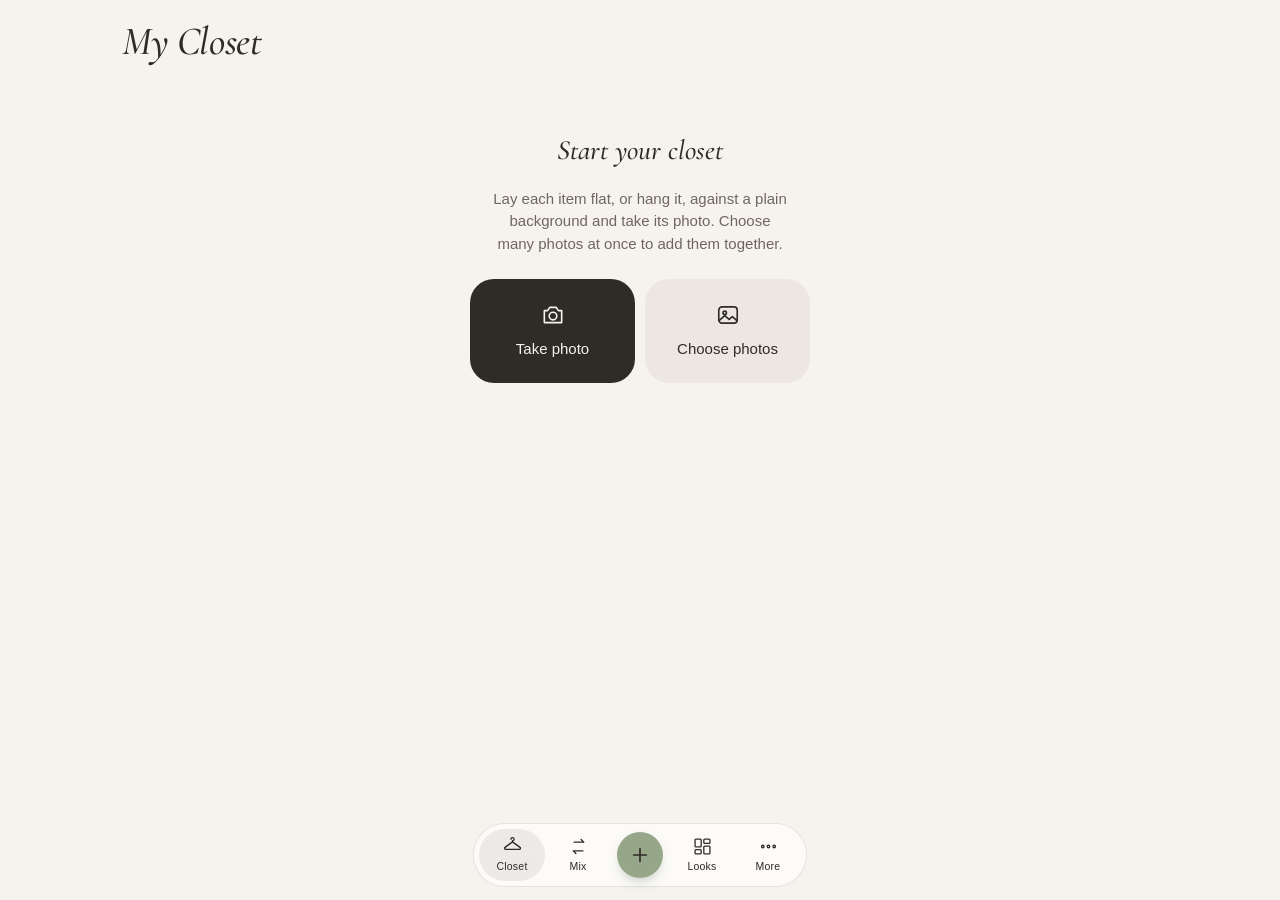
<file: index.html>
<!doctype html>
<html lang="en">
<head>
  <meta charset="utf-8" />
  <meta name="viewport" content="width=device-width, initial-scale=1, viewport-fit=cover, user-scalable=no" />
  <meta name="theme-color" content="#f6f3ee" />
  <meta name="apple-mobile-web-app-capable" content="yes" />
  <meta name="mobile-web-app-capable" content="yes" />
  <meta name="apple-mobile-web-app-status-bar-style" content="default" />
  <meta name="apple-mobile-web-app-title" content="Closet" />
  <title>My Closet</title>
  <link rel="manifest" href="manifest.webmanifest" />
  <link rel="icon" href="icons/icon.svg" type="image/svg+xml" />
  <link rel="apple-touch-icon" href="icons/icon-180.png" />
  <link rel="preload" href="css/fonts/cormorant-garamond-latin-500-italic.woff2" as="font" type="font/woff2" crossorigin />
  <script>
    // appearance choices, applied before the page paints
    try {
      var p = JSON.parse(localStorage.getItem('closet.prefs') || '{}'), r = document.documentElement;
      if (p.theme === 'light' || p.theme === 'dark') r.dataset.theme = p.theme;
      if (p.reduce) r.classList.add('reduce-motion');
      if (window.webkit && window.webkit.messageHandlers && window.webkit.messageHandlers.chrome) r.classList.add('native-bar');
    } catch (e) {}
  </script>
  <link rel="stylesheet" href="css/style.css" />
</head>
<body>
  <div id="app">
    <header class="top">
      <h1 class="title" id="view-title">My Closet</h1>
      <button class="text-btn" id="select-btn" hidden>Select</button>
    </header>

    <main id="views">
      <section class="view active" id="view-closet" data-title="My Closet"></section>
      <section class="view" id="view-mix" data-title="Mix"></section>
      <section class="view" id="view-outfits" data-title="Looks"></section>
      <section class="view" id="view-more" data-title="More"></section>
    </main>
    <div class="mix-dock" id="mix-dock" hidden></div>

    <nav class="tabbar" id="tabbar">
      <div class="tabs glass" id="tabs">
        <span class="tab-ind" id="tab-ind"></span>
        <button class="tab active" data-view="closet" aria-label="Closet">
          <svg viewBox="0 0 24 24"><path d="M12 5.5a1.8 1.8 0 1 0-1.8-1.8"/><path d="M12 5.5v1.2L3.4 13a1.2 1.2 0 0 0 .7 2.2h15.8a1.2 1.2 0 0 0 .7-2.2L12 6.7"/></svg>
          <span>Closet</span>
        </button>
        <button class="tab" data-view="mix" aria-label="Mix">
          <svg viewBox="0 0 24 24"><path d="M7 7h11l-3-3M17 17H6l3 3"/></svg>
          <span>Mix</span>
        </button>
        <button class="tab-plus" id="fab" aria-label="Add clothes or create a look">
          <span><svg viewBox="0 0 24 24"><path d="M12 5v14M5 12h14"/></svg></span>
        </button>
        <button class="tab" data-view="outfits" aria-label="Looks">
          <svg viewBox="0 0 24 24"><rect x="3.5" y="3.5" width="7" height="9" rx="1"/><rect x="13.5" y="3.5" width="7" height="5" rx="1"/><rect x="13.5" y="11.5" width="7" height="9" rx="1"/><rect x="3.5" y="15.5" width="7" height="5" rx="1"/></svg>
          <span>Looks</span>
        </button>
        <button class="tab" id="more-tab" data-view="more" aria-label="More">
          <svg viewBox="0 0 24 24"><circle cx="5.5" cy="12" r="1.4"/><circle cx="12" cy="12" r="1.4"/><circle cx="18.5" cy="12" r="1.4"/></svg>
          <span>More</span>
        </button>
      </div>
    </nav>
  </div>

  <div id="layer"></div>
  <div id="toast" role="status" aria-live="polite"></div>
  <input type="file" id="file-camera" accept="image/*" capture="environment" hidden />
  <input type="file" id="file-library" accept="image/*" hidden />
  <input type="file" id="file-import" accept="application/json" hidden />

  <script type="module" src="js/app.js"></script>
</body>
</html>
</file>
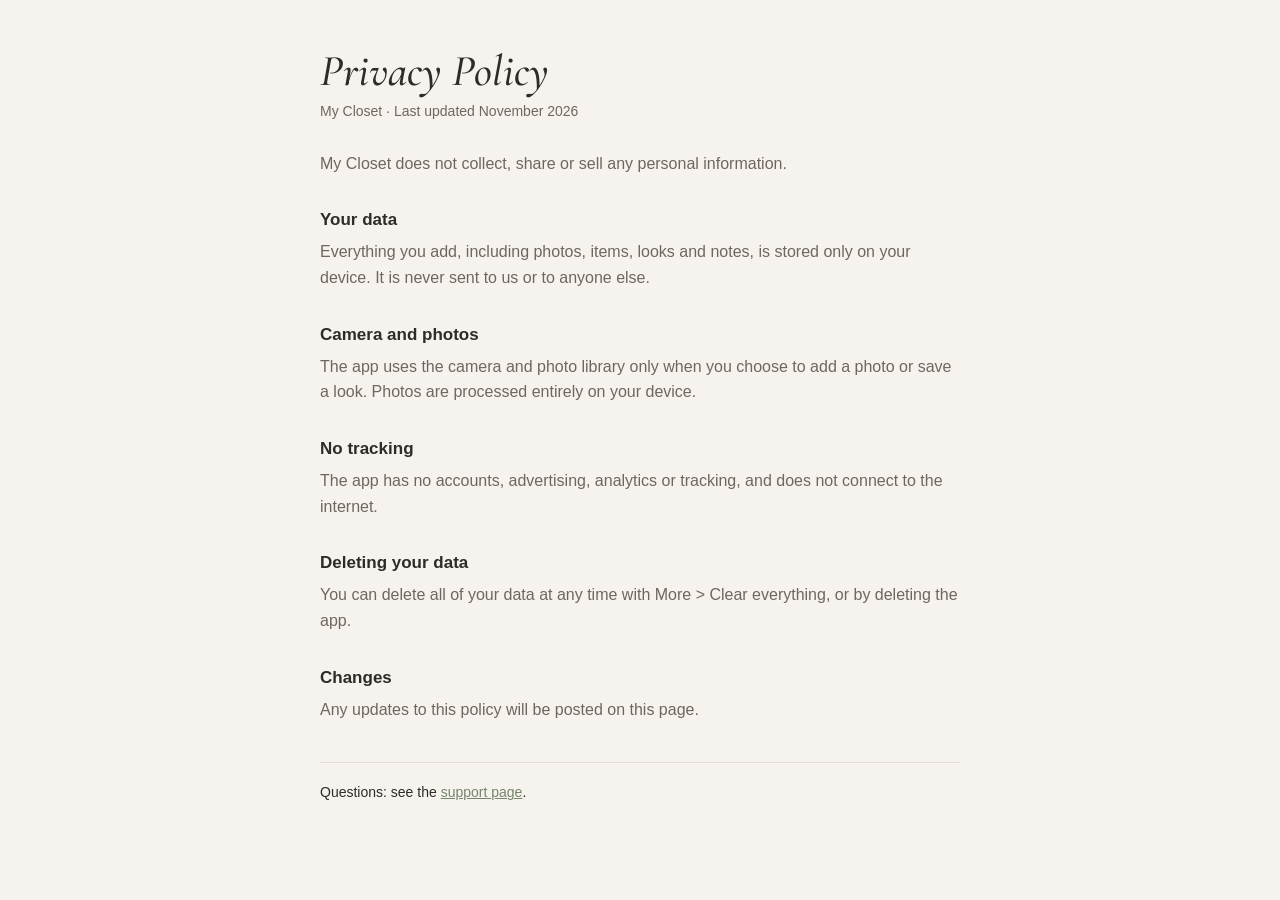
<file: privacy.html>
<!doctype html>
<html lang="en">
<head>
<meta charset="utf-8" />
<meta name="viewport" content="width=device-width, initial-scale=1" />
<title>My Closet · Privacy Policy</title>
<meta name="description" content="My Closet does not collect, share or sell any personal information." />
<style>
  @font-face { font-family: 'Cormorant Garamond'; font-style: italic; font-weight: 500; font-display: swap; src: url(css/fonts/cormorant-garamond-latin-500-italic.woff2) format('woff2'); }
  :root { --bg: #f6f3ee; --ink: #2f2b27; --ink-2: #6f675e; --line: #e2ddd5; --accent: #74856a; color-scheme: light dark; }
  @media (prefers-color-scheme: dark) { :root { --bg: #1b1917; --ink: #f1ece4; --ink-2: #b9b0a4; --line: #34302b; --accent: #b7c7a8; } }
  html { background: var(--bg); }
  body { margin: 0 auto; max-width: 640px; padding: 48px 22px 64px; color: var(--ink); background: var(--bg); font: 16px/1.6 -apple-system, BlinkMacSystemFont, 'Segoe UI', Roboto, sans-serif; -webkit-font-smoothing: antialiased; }
  h1 { font: italic 500 44px/1.05 'Cormorant Garamond', Georgia, serif; margin: 0 0 6px; }
  h2 { font-size: 17px; margin: 30px 0 6px; }
  p { color: var(--ink-2); margin: 0 0 10px; }
  .when { font-size: 14px; margin-bottom: 28px; }
  a { color: var(--accent); }
  footer { margin-top: 40px; padding-top: 18px; border-top: 1px solid var(--line); font-size: 14px; }
</style>
</head>
<body>
  <h1>Privacy Policy</h1>
  <p class="when">My Closet · Last updated November 2026</p>

  <p>My Closet does not collect, share or sell any personal information.</p>

  <h2>Your data</h2>
  <p>Everything you add, including photos, items, looks and notes, is stored only on your device. It is never sent to us or to anyone else.</p>

  <h2>Camera and photos</h2>
  <p>The app uses the camera and photo library only when you choose to add a photo or save a look. Photos are processed entirely on your device.</p>

  <h2>No tracking</h2>
  <p>The app has no accounts, advertising, analytics or tracking, and does not connect to the internet.</p>

  <h2>Deleting your data</h2>
  <p>You can delete all of your data at any time with More &gt; Clear everything, or by deleting the app.</p>

  <h2>Changes</h2>
  <p>Any updates to this policy will be posted on this page.</p>

  <footer>Questions: see the <a href="support.html">support page</a>.</footer>
</body>
</html>
</file>
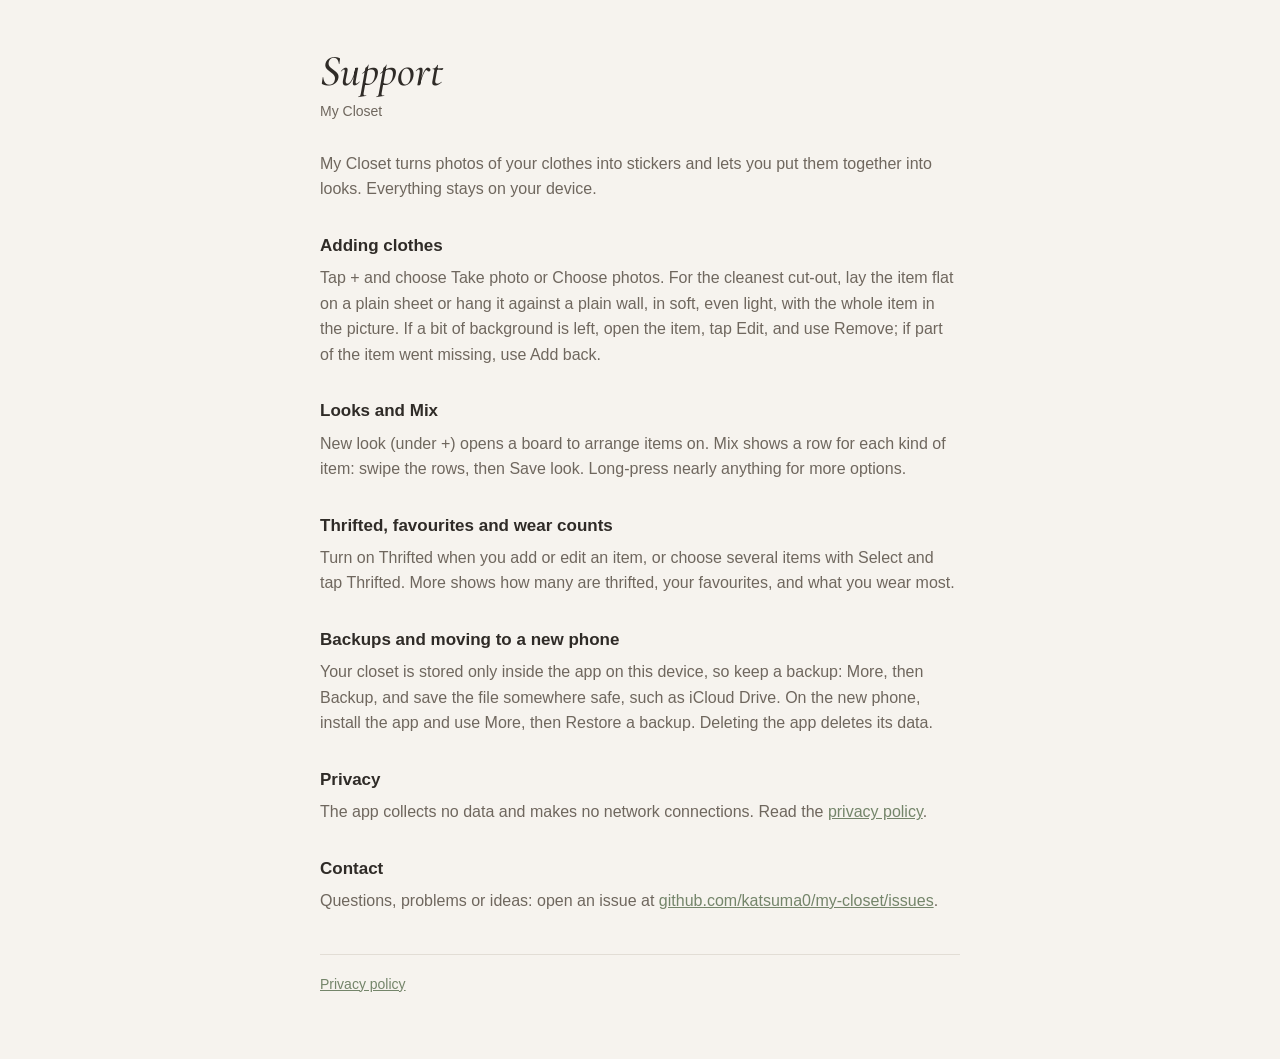
<file: support.html>
<!doctype html>
<html lang="en">
<head>
<meta charset="utf-8" />
<meta name="viewport" content="width=device-width, initial-scale=1" />
<title>My Closet · Support</title>
<meta name="description" content="Help with My Closet: adding clothes, looks, backups and privacy." />
<style>
  @font-face { font-family: 'Cormorant Garamond'; font-style: italic; font-weight: 500; font-display: swap; src: url(css/fonts/cormorant-garamond-latin-500-italic.woff2) format('woff2'); }
  :root { --bg: #f6f3ee; --ink: #2f2b27; --ink-2: #6f675e; --line: #e2ddd5; --accent: #74856a; color-scheme: light dark; }
  @media (prefers-color-scheme: dark) { :root { --bg: #1b1917; --ink: #f1ece4; --ink-2: #b9b0a4; --line: #34302b; --accent: #b7c7a8; } }
  html { background: var(--bg); }
  body { margin: 0 auto; max-width: 640px; padding: 48px 22px 64px; color: var(--ink); background: var(--bg); font: 16px/1.6 -apple-system, BlinkMacSystemFont, 'Segoe UI', Roboto, sans-serif; -webkit-font-smoothing: antialiased; }
  h1 { font: italic 500 44px/1.05 'Cormorant Garamond', Georgia, serif; margin: 0 0 6px; }
  h2 { font-size: 17px; margin: 30px 0 6px; }
  p, li { color: var(--ink-2); margin: 0 0 10px; }
  .when { font-size: 14px; margin-bottom: 28px; }
  a { color: var(--accent); }
  footer { margin-top: 40px; padding-top: 18px; border-top: 1px solid var(--line); font-size: 14px; }
</style>
</head>
<body>
  <h1>Support</h1>
  <p class="when">My Closet</p>

  <p>My Closet turns photos of your clothes into stickers and lets you put them together into looks. Everything stays on your device.</p>

  <h2>Adding clothes</h2>
  <p>Tap + and choose Take photo or Choose photos. For the cleanest cut-out, lay the item flat on a plain sheet or hang it against a plain wall, in soft, even light, with the whole item in the picture. If a bit of background is left, open the item, tap Edit, and use Remove; if part of the item went missing, use Add back.</p>

  <h2>Looks and Mix</h2>
  <p>New look (under +) opens a board to arrange items on. Mix shows a row for each kind of item: swipe the rows, then Save look. Long-press nearly anything for more options.</p>

  <h2>Thrifted, favourites and wear counts</h2>
  <p>Turn on Thrifted when you add or edit an item, or choose several items with Select and tap Thrifted. More shows how many are thrifted, your favourites, and what you wear most.</p>

  <h2>Backups and moving to a new phone</h2>
  <p>Your closet is stored only inside the app on this device, so keep a backup: More, then Backup, and save the file somewhere safe, such as iCloud Drive. On the new phone, install the app and use More, then Restore a backup. Deleting the app deletes its data.</p>

  <h2>Privacy</h2>
  <p>The app collects no data and makes no network connections. Read the <a href="privacy.html">privacy policy</a>.</p>

  <h2>Contact</h2>
  <p>Questions, problems or ideas: open an issue at <a href="https://github.com/katsuma0/my-closet/issues">github.com/katsuma0/my-closet/issues</a>.</p>

  <footer><a href="privacy.html">Privacy policy</a></footer>
</body>
</html>
</file>
<file: css/style.css>
/* Cormorant Garamond (SIL Open Font License, see fonts/OFL.txt), bundled so the app needs no network */
@font-face { font-family: 'Cormorant Garamond'; font-style: normal; font-weight: 500; font-display: swap; src: url(fonts/cormorant-garamond-latin-500-normal.woff2) format('woff2'); unicode-range: U+0000-00FF,U+0131,U+0152-0153,U+02BB-02BC,U+02C6,U+02DA,U+02DC,U+0304,U+0308,U+0329,U+2000-206F,U+20AC,U+2122,U+2191,U+2193,U+2212,U+2215,U+FEFF,U+FFFD; }
@font-face { font-family: 'Cormorant Garamond'; font-style: italic; font-weight: 500; font-display: swap; src: url(fonts/cormorant-garamond-latin-500-italic.woff2) format('woff2'); unicode-range: U+0000-00FF,U+0131,U+0152-0153,U+02BB-02BC,U+02C6,U+02DA,U+02DC,U+0304,U+0308,U+0329,U+2000-206F,U+20AC,U+2122,U+2191,U+2193,U+2212,U+2215,U+FEFF,U+FFFD; }

:root {
  --bg: #f6f3ee;      /* warm paper */
  --card: #ffffff;    /* tiles, cards */
  --soft: #ece8e1;    /* quiet fills */
  --ink: #2f2b27;
  --ink-2: #6f675e;
  --ink-3: #a59d92;
  --line: rgba(47, 43, 39, 0.08);
  --sage: #96a688;
  --sage-deep: #74856a;
  --danger: #a85544; --on-danger: #ffffff;
  --shadow-md: 0 2px 6px rgba(70, 58, 44, 0.06), 0 16px 40px rgba(70, 58, 44, 0.11);
  --bg-0: rgba(246, 243, 238, 0);       /* the page colour, fully transparent (for fades) */
  --glass: rgba(255, 255, 255, 0.66);   /* tab bar */
  --mark: rgba(47, 43, 39, 0.08);       /* marker under the current tab */
  --scrim: rgba(47, 43, 39, 0.24);
  --pop: rgba(255, 255, 255, 0.92);     /* long-press menu */
  --veil: rgba(255, 255, 255, 0.7);     /* over a photo while it is being cut */
  --track: #d9d4cb;                     /* switch, off */
  --on-sage: #2f2b27;                   /* text on the sage accent, in both themes */
  --ts: 1;                              /* text size multiplier */
  --r: 22px;
  --ease: cubic-bezier(0.22, 1, 0.36, 1);
  --spring: cubic-bezier(0.34, 1.56, 0.64, 1);
  --serif: 'Cormorant Garamond', 'Iowan Old Style', Georgia, serif;
  --sans: -apple-system, BlinkMacSystemFont, 'SF Pro Text', 'Inter', 'Segoe UI', Roboto, 'Helvetica Neue', sans-serif;
  --safe-b: env(safe-area-inset-bottom, 0px);
  --safe-t: env(safe-area-inset-top, 0px);
  color-scheme: light;
}
:root[data-theme="dark"] {
  --bg: #1b1917;
  --card: #262320;
  --soft: #322e2a;
  --ink: #f1ece4;
  --ink-2: #b9b0a4;
  --ink-3: #82796e;
  --line: rgba(241, 236, 228, 0.10);
  --sage: #a4b595;
  --sage-deep: #b7c7a8;
  --danger: #d98876; --on-danger: #1b1917;
  --shadow-md: 0 2px 6px rgba(0, 0, 0, 0.3), 0 16px 40px rgba(0, 0, 0, 0.5);
  --bg-0: rgba(27, 25, 23, 0);
  --glass: rgba(42, 39, 36, 0.72);
  --mark: rgba(241, 236, 228, 0.13);
  --scrim: rgba(0, 0, 0, 0.5);
  --pop: rgba(48, 44, 40, 0.94);
  --veil: rgba(38, 35, 32, 0.7);
  --track: #4a453f;
  --dot-ring: rgba(255, 255, 255, 0.28);
  color-scheme: dark;
}
@media (prefers-color-scheme: dark) {
  :root:not([data-theme="light"]) {
    --bg: #1b1917;
    --card: #262320;
    --soft: #322e2a;
    --ink: #f1ece4;
    --ink-2: #b9b0a4;
    --ink-3: #82796e;
    --line: rgba(241, 236, 228, 0.10);
    --sage: #a4b595;
    --sage-deep: #b7c7a8;
    --danger: #d98876; --on-danger: #1b1917;
    --shadow-md: 0 2px 6px rgba(0, 0, 0, 0.3), 0 16px 40px rgba(0, 0, 0, 0.5);
    --bg-0: rgba(27, 25, 23, 0);
    --glass: rgba(42, 39, 36, 0.72);
    --mark: rgba(241, 236, 228, 0.13);
    --scrim: rgba(0, 0, 0, 0.5);
    --pop: rgba(48, 44, 40, 0.94);
    --veil: rgba(38, 35, 32, 0.7);
    --track: #4a453f;
    --dot-ring: rgba(255, 255, 255, 0.28);
    color-scheme: dark;
  }
}
/* a clear ring for keyboard and switch-control users */
:focus-visible { outline: 2px solid var(--sage-deep); outline-offset: 2px; }
.sheet:focus, .input:focus-visible, .pr-input input:focus-visible { outline: none; }

* { box-sizing: border-box; -webkit-tap-highlight-color: transparent; }
[hidden] { display: none !important; }
/* figures that read as numbers (0 and 1, not o and I); !important because the font shorthand resets it */
*, *::before, *::after { font-variant-numeric: lining-nums !important; }
html, body { margin: 0; height: 100%; }
html { background: var(--bg); }
body {
  background: var(--bg);
  color: var(--ink);
  font: 400 calc(15px * var(--ts))/1.45 var(--sans);
  -webkit-font-smoothing: antialiased;
  overscroll-behavior: none;
  -webkit-user-select: none;
  user-select: none;
  -webkit-touch-callout: none;
}
input, textarea { -webkit-user-select: text; user-select: text; }
button { font: inherit; color: inherit; border: 0; background: none; padding: 0; margin: 0; cursor: pointer; touch-action: manipulation; }
svg { width: 22px; height: 22px; fill: none; stroke: currentColor; stroke-width: 1.5; stroke-linecap: round; stroke-linejoin: round; }
img { -webkit-user-drag: none; user-select: none; }

#app { max-width: 720px; margin: 0 auto; min-height: 100%; position: relative; }

/* ---------- header ---------- */
.top {
  position: sticky; top: 0; z-index: 5;
  display: flex; align-items: center; justify-content: space-between;
  padding: calc(20px + var(--safe-t)) 22px 12px;
  background: linear-gradient(var(--bg) 74%, var(--bg-0));
}
.title {
  margin: 0; font: italic 500 calc(40px * var(--ts))/1.05 var(--serif); letter-spacing: -0.01em;
  transition: opacity .35s var(--ease), transform .35s var(--ease);
}
.title.swap { opacity: 0; transform: translateY(6px); }

.icon-btn { width: 44px; height: 44px; border-radius: 50%; display: grid; place-items: center; color: var(--ink-2); }

/* ---------- press feedback (shared) ---------- */
.pressable { transition: transform .35s var(--spring), opacity .3s; }
.pressing { transform: scale(0.96) !important; transition-duration: .5s !important; transition-timing-function: var(--ease) !important; }
.long-fired { animation: longPop .45s var(--spring); }
@keyframes longPop { 0% { transform: scale(.94); } 60% { transform: scale(1.03); } 100% { transform: scale(1); } }

/* ---------- views ---------- */
main { padding: 4px 18px calc(130px + var(--safe-b)); }
.view { display: none; }
.view.active { display: block; animation: viewIn .55s var(--ease); }
@keyframes viewIn { from { opacity: 0; transform: translateY(10px); } to { opacity: 1; transform: none; } }
@keyframes pieceIn { from { opacity: 0; transform: translateY(14px) scale(.98); } to { opacity: 1; transform: none; } }

/* ---------- chips ---------- */
.chips { display: flex; gap: 8px; overflow-x: auto; padding: 2px 0 14px; scrollbar-width: none; }
.chips::-webkit-scrollbar { display: none; }
.chip {
  flex: none; display: inline-flex; align-items: center; gap: 7px; height: 38px; padding: 0 16px;
  border-radius: 999px; background: var(--soft); color: var(--ink-2); font-size: calc(14px * var(--ts)); white-space: nowrap;
  transition: background .35s var(--ease), color .35s var(--ease), transform .35s var(--spring);
}
.chip.active { background: var(--ink); color: var(--bg); }
.chip.small { height: 34px; padding: 0 14px; font-size: calc(13px * var(--ts)); }
.chip.small.active { background: var(--sage); color: var(--on-sage); }
.chip.add { background: transparent; border: 1px dashed var(--ink-3); color: var(--ink-2); }
.chip svg { width: 16px; height: 16px; }
/* the category row: plain words, the current one in a soft pill */
.chips.nav { gap: 8px; }
.chips.nav .chip { padding: 0 16px; }
.chips.nav .chip.active { background: var(--ink); color: var(--bg); }
.subchips { overflow: hidden; transition: max-height .45s var(--ease), opacity .35s var(--ease); max-height: 0; opacity: 0; }
.subchips.open { max-height: 60px; opacity: 1; }
.wrap-chips { display: flex; flex-wrap: wrap; gap: 8px; }

/* ---------- mix: one row per kind of piece, the one in the middle is chosen ---------- */
.mix { --mh: clamp(72px, calc((100vh - 336px - var(--safe-b)) / var(--n, 4)), 168px); --mh: clamp(72px, calc((100dvh - 336px - var(--safe-b)) / var(--n, 4)), 168px); display: flex; flex-direction: column; gap: 8px; margin: 0 -18px; }
.mix-row { position: relative; height: var(--mh); }
.mix-row::before { content: ''; position: absolute; left: 50%; top: 0; width: var(--mh); height: var(--mh); transform: translateX(-50%); border-radius: 26px; background: var(--card); }
.mix-track { position: relative; height: 100%; display: flex; gap: 2px; overflow-x: auto; overflow-y: hidden; scroll-snap-type: x mandatory; padding: 0 calc(50% - var(--mh) / 2); scrollbar-width: none; -webkit-overflow-scrolling: touch; overscroll-behavior-x: contain; -webkit-mask-image: linear-gradient(90deg, transparent, #000 16%, #000 84%, transparent); mask-image: linear-gradient(90deg, transparent, #000 16%, #000 84%, transparent); }
.mix-track::-webkit-scrollbar { display: none; }
.mix-track:focus-visible { outline: none; }
.mix-row:has(.mix-track:focus-visible)::before { outline: 2px solid var(--sage-deep); outline-offset: 2px; }
.mix-item { flex: none; width: var(--mh); height: var(--mh); padding: 12px; display: flex; align-items: center; justify-content: center; scroll-snap-align: center; transform: scale(.62); opacity: .28; transition: none; will-change: transform, opacity; }
.mix-item img { max-width: 100%; max-height: 100%; object-fit: contain; pointer-events: none; -webkit-user-drag: none; }
.mix-item.none span { width: 34%; aspect-ratio: 1; border-radius: 50%; border: 1.5px dashed var(--ink-3); }
.mix-actions { display: flex; gap: 8px; padding: 8px 18px 0; }
.mix-actions .btn { height: 50px; gap: 7px; padding: 0 14px; }
.mix-actions .btn svg { width: 18px; height: 18px; flex: none; }
.mix-actions [data-a=save] { flex: 1; min-width: 0; }
.mix-actions [data-a=save].off { opacity: .45; }
@media (max-width: 359px) { .mix-actions .btn.soft { width: 50px; padding: 0; } .mix-actions .btn.soft span { display: none; } }

/* ---------- search, favourites ---------- */
.toolbar { display: flex; align-items: center; gap: 8px; margin-bottom: 10px; }
.search { flex: 1; min-width: 0; display: flex; align-items: center; gap: 8px; height: 46px; padding: 0 5px 0 16px; border-radius: 999px; background: var(--card); color: var(--ink-3); }
.tb { position: relative; width: 46px; height: 46px; flex: none; border-radius: 50%; display: grid; place-items: center; background: var(--card); color: var(--ink-2); }
.tb svg { width: 19px; height: 19px; }
.tb.fav[aria-pressed="true"] { background: var(--ink); color: var(--bg); }
.tb.fav[aria-pressed="true"] svg { fill: currentColor; }
.tb .dot { position: absolute; top: 9px; right: 9px; width: 8px; height: 8px; border-radius: 50%; background: var(--sage-deep); }
.filters .wrap-chips { gap: 6px; }
.chip.col i { width: 12px; height: 12px; border-radius: 50%; margin-right: 6px; box-shadow: inset 0 0 0 1px var(--dot-ring, rgba(0, 0, 0, .1)); }
.filters .row-btns { margin-top: 6px; }
.search > svg { width: 18px; height: 18px; flex: none; }
.search input { flex: 1; min-width: 0; height: 100%; border: 0; outline: 0; background: transparent; color: var(--ink); font: 400 calc(16px * var(--ts)) var(--sans); -webkit-appearance: none; appearance: none; }
.search input::-webkit-search-cancel-button { display: none; }
.search input::placeholder { color: var(--ink-2); opacity: 1; }
.search button { width: 36px; height: 36px; flex: none; border-radius: 50%; display: grid; place-items: center; color: var(--ink-2); }
.search button svg { width: 16px; height: 16px; }
.chip.fav { padding: 0 12px; }
.chip.fav.active svg { fill: currentColor; }
.fav-mark { position: absolute; top: 10px; right: 10px; color: var(--sage-deep); pointer-events: none; }
.fav-mark svg { display: block; width: 16px; height: 16px; fill: currentColor; stroke: none; }

/* ---------- closet grid ---------- */
.grid { display: grid; grid-template-columns: repeat(2, minmax(0, 1fr)); gap: 22px 12px; margin-top: 4px; }
@media (min-width: 560px) { .grid { grid-template-columns: repeat(3, minmax(0, 1fr)); } }
.piece { position: relative; display: block; min-width: 0; animation: pieceIn .6s var(--ease) both; }
.piece-open, .look-open { display: block; width: 100%; min-width: 0; text-align: left; }
.heart { position: absolute; top: 4px; right: 4px; z-index: 1; width: 40px; height: 40px; border-radius: 50%; display: grid; place-items: center; color: var(--ink-3); }
.heart svg { width: 17px; height: 17px; }
.heart[aria-pressed="true"] { color: var(--sage-deep); }
.heart[aria-pressed="true"] svg { fill: currentColor; }
.piece .tile { display: block; position: relative; aspect-ratio: 4 / 5; background: var(--card); border-radius: var(--r); }
.piece .sticker {
  position: absolute; inset: 12%; width: 76%; height: 76%; object-fit: contain;
  filter: drop-shadow(0 6px 10px rgba(70, 58, 44, .08));
  transition: transform .6s var(--spring), opacity .3s var(--ease);
}
@media (hover: hover) and (pointer: fine) { .piece-open:hover .sticker { transform: scale(1.03); } }
.piece .meta, .look .meta { display: flex; flex-direction: column; gap: 6px; margin: 10px 6px 0; }
.piece .name, .look .name { min-width: 0; font: 500 calc(14px * var(--ts))/1.3 var(--sans); color: var(--ink-2); white-space: nowrap; overflow: hidden; text-overflow: ellipsis; }
.dots { display: flex; gap: 4px; flex: none; }
.dots i { width: 9px; height: 9px; border-radius: 50%; box-shadow: inset 0 0 0 1px var(--dot-ring, rgba(0, 0, 0, .07)); }

.empty { text-align: center; padding: 80px 20px 40px; color: var(--ink-2); animation: viewIn .7s var(--ease); }
.empty h3 { font: italic 500 calc(28px * var(--ts))/1.2 var(--serif); color: var(--ink); margin: 0 0 20px; }
.empty p { margin: 0; color: var(--ink-3); }

/* ---------- buttons ---------- */
.btn {
  display: inline-flex; align-items: center; justify-content: center; gap: 8px;
  height: 52px; padding: 0 24px; border-radius: 999px; font-size: calc(15px * var(--ts)); font-weight: 500;
  background: var(--ink); color: var(--bg);
  transition: background .35s var(--ease), color .35s var(--ease), transform .35s var(--spring);
}
.btn.soft { background: var(--soft); color: var(--ink); }
.btn.sage { background: var(--sage); color: var(--on-sage); }
.btn.ghost { background: transparent; color: var(--ink-2); }
.btn.danger { background: var(--danger); color: var(--on-danger); }
.btn.block { width: 100%; }
.btn[disabled] { opacity: .4; pointer-events: none; }
.btn svg { width: 19px; height: 19px; }
.row-btns { display: flex; gap: 10px; }
.row-btns .btn { flex: 1; padding: 0 12px; }

/* ---------- tab bar: liquid glass ---------- */
.tabbar {
  position: fixed; left: 50%; bottom: calc(14px + var(--safe-b)); transform: translateX(-50%);
  z-index: 20; display: flex; align-items: center; gap: 10px;
  transition: transform .5s var(--ease), opacity .4s;
}
.tabbar.hidden { transform: translate(-50%, 160%); opacity: 0; }
/* a flat frosted capsule: see-through, no shine, no shadow */
.glass {
  position: relative; border-radius: 999px;
  background: var(--glass);
  -webkit-backdrop-filter: blur(18px) saturate(130%);
  backdrop-filter: blur(18px) saturate(130%);
  box-shadow: 0 0 0 1px var(--line);
}
.tabs { display: flex; align-items: center; padding: 5px; }
.tab {
  position: relative; z-index: 1; width: min(68px, calc((100vw - 118px) / 4)); height: 52px; border-radius: 999px;
  display: flex; flex-direction: column; align-items: center; justify-content: center; gap: 2px;
  color: var(--ink);
}
.tab span { font-size: calc(10.5px * var(--ts)); letter-spacing: 0.02em; }
.tab svg { width: 21px; height: 21px; }
/* the marker that slides under the current tab */
.tab-ind {
  position: absolute; left: 0; top: 5px; height: 52px; width: 72px; border-radius: 999px; pointer-events: none;
  background: var(--mark);
  transition: transform .6s var(--spring), width .5s var(--ease);
}

/* ---------- overlays ---------- */
#layer { position: fixed; inset: 0; z-index: 50; pointer-events: none; }
.scrim {
  position: fixed; inset: 0; background: var(--scrim);
  -webkit-backdrop-filter: blur(6px); backdrop-filter: blur(6px);
  opacity: 0; transition: opacity .45s var(--ease); pointer-events: auto;
}
.scrim.show { opacity: 1; }
.sheet {
  position: fixed; left: 0; right: 0; bottom: 0; margin: 0 auto; max-width: 720px;
  max-height: 92vh; max-height: 92dvh; overflow: auto; overscroll-behavior: contain;
  background: var(--bg); border-radius: 30px 30px 0 0; box-shadow: var(--shadow-md);
  padding: 10px 20px calc(26px + var(--safe-b)); pointer-events: auto;
  transform: translateY(105%); transition: transform .55s var(--ease);
}
.sheet.show { transform: translateY(0); }
.sheet.full { height: 100vh; height: 100dvh; max-height: none; border-radius: 0; padding-top: calc(12px + var(--safe-t)); }
.grabber { width: 40px; height: 5px; border-radius: 3px; background: var(--ink-3); opacity: .4; margin: 2px auto 14px; }
.sheet h2 { font: italic 500 calc(32px * var(--ts))/1.1 var(--serif); margin: 4px 0 18px; }
.sheet .sub { color: var(--ink-2); margin: -10px 0 20px; }

/* long-press menu */
.ctx {
  position: fixed; pointer-events: auto; z-index: 2; min-width: 220px; padding: 6px;
  background: var(--pop);
  -webkit-backdrop-filter: blur(24px) saturate(1.5); backdrop-filter: blur(24px) saturate(1.5);
  border-radius: 18px; box-shadow: var(--shadow-md);
  transform: scale(.88); opacity: 0; transition: transform .4s var(--spring), opacity .25s var(--ease);
}
.ctx.show { transform: scale(1); opacity: 1; }
.ctx-title { padding: 10px 14px 6px; font-size: calc(13px * var(--ts)); color: var(--ink-3); white-space: nowrap; overflow: hidden; text-overflow: ellipsis; max-width: 260px; }
.ctx button { display: flex; width: 100%; align-items: center; gap: 12px; padding: 12px 14px; border-radius: 12px; font-size: calc(15px * var(--ts)); text-align: left; transition: background .2s; }
.ctx button:hover, .ctx button:active { background: var(--soft); }
.ctx button svg { width: 19px; height: 19px; color: var(--ink-2); }
.ctx button.danger, .ctx button.danger svg { color: var(--danger); }
.ctx-preview { position: fixed; pointer-events: none; z-index: 1; transition: transform .45s var(--spring); }

#toast {
  position: fixed; left: 50%; top: calc(16px + var(--safe-t)); z-index: 90;
  transform: translate(-50%, calc(-100% - 80px)); opacity: 0; padding: 12px 20px; border-radius: 999px;
  background: var(--ink); color: var(--bg); font-size: calc(14px * var(--ts));
  transition: transform .5s var(--ease), opacity .3s var(--ease); pointer-events: none;
  width: max-content; max-width: calc(100vw - 32px); text-align: center;
}
#toast.show { transform: translate(-50%, 0); opacity: 1; }
#toast.act { display: flex; align-items: center; gap: 14px; padding: 6px 6px 6px 20px; }
#toast.act.show { pointer-events: auto; }
#toast button { height: 34px; padding: 0 14px; border-radius: 999px; background: var(--bg); color: var(--ink); font-weight: 500; }

/* ---------- forms ---------- */
.field { margin: 0 0 20px; }
.field > label, .field-label { display: block; font-size: calc(13px * var(--ts)); color: var(--ink-2); margin: 0 0 8px 4px; }
.input {
  width: 100%; height: 52px; padding: 0 16px; border-radius: 16px; border: 1px solid var(--line);
  background: var(--card); color: var(--ink); font: 400 calc(16px * var(--ts)) var(--sans); outline: none;
  transition: border-color .3s, box-shadow .3s;
}
.input:focus { border-color: var(--sage); box-shadow: 0 0 0 4px rgba(150, 166, 136, .2); }
.input::placeholder { color: var(--ink-3); }
.price-wrap { position: relative; }
.price-wrap span { position: absolute; left: 16px; top: 50%; transform: translateY(-50%); color: var(--ink-3); font: 500 calc(19px * var(--ts)) var(--serif); }
.price-wrap .input { padding-left: 32px; font: 500 calc(21px * var(--ts)) var(--serif); }

.seg { display: grid; grid-template-columns: repeat(5, minmax(0, 1fr)); gap: 4px; background: var(--soft); padding: 5px; border-radius: 20px; }
.seg button {
  height: 66px; border-radius: 15px; display: flex; flex-direction: column; align-items: center; justify-content: center; gap: 5px;
  font-size: calc(10.5px * var(--ts)); color: var(--ink-2); white-space: nowrap; min-width: 0;
  transition: background .35s var(--ease), color .35s;
}
.seg button.active { background: var(--card); color: var(--ink); }

/* ---------- photo step ---------- */
.pick-btns { display: grid; grid-template-columns: repeat(2, minmax(0, 1fr)); gap: 10px; }
.pick-btns .btn { height: 104px; flex-direction: column; gap: 10px; padding: 0 8px; border-radius: 24px; }
.pick-btns .btn svg { width: 26px; height: 26px; }
.pick-hint { text-align: center; font-size: calc(13px * var(--ts)); color: var(--ink-2); margin: 16px 0 4px; }

.stage { position: relative; background: var(--card); border-radius: 26px; min-height: 250px; display: grid; place-items: center; padding: 20px; margin-bottom: 14px; overflow: hidden; }
.stage img, .stage canvas { max-width: 100%; max-height: 44vh; display: block; animation: stickerIn .7s var(--spring); }
.stage.erasing { cursor: crosshair; touch-action: none; background: repeating-conic-gradient(#9b948a 0 25%, #8a8379 0 50%) 0 0 / 18px 18px; }
.stage .busy { position: absolute; inset: 0; display: grid; place-items: center; background: var(--veil); opacity: 0; transition: opacity .3s; pointer-events: none; }
.stage.loading .busy { opacity: 1; }
.spinner { width: 30px; height: 30px; border-radius: 50%; border: 2px solid var(--soft); border-top-color: var(--sage); animation: spin 1s linear infinite; }
@keyframes spin { to { transform: rotate(360deg); } }
@keyframes stickerIn { from { opacity: 0; transform: scale(.9) rotate(-3deg); } to { opacity: 1; transform: none; } }
.stage-hint { position: absolute; left: 50%; top: 12px; transform: translate(-50%, -8px); padding: 7px 14px; border-radius: 999px; background: var(--ink); color: var(--bg); font-size: calc(13px * var(--ts)); white-space: nowrap; opacity: 0; pointer-events: none; transition: opacity .3s, transform .4s var(--ease); }
.stage.erasing .stage-hint { opacity: 1; transform: translate(-50%, 0); }
.cut-tools { display: flex; gap: 6px; flex-wrap: wrap; margin-bottom: 16px; }
.cut-tools .chip.icon { width: 38px; padding: 0; justify-content: center; }
.cut-tools [data-a=bg] { padding: 0 12px; }
.cut-more { display: flex; gap: 10px; margin: 0 0 22px; }
.cut-more .btn { height: 48px; gap: 8px; padding: 0 16px; }
.cut-more .btn svg { width: 18px; height: 18px; flex: none; }
.cut-more [data-a=erase], .cut-more [data-a=add] { flex: 1; min-width: 0; padding: 0 12px; }
.cut-more [data-a=erase].active, .cut-more [data-a=add].active { background: var(--sage); color: var(--on-sage); }
.cut-more [data-a=undo] { width: 48px; padding: 0; justify-content: center; flex: none; }
.cut-more .btn span { overflow: hidden; text-overflow: ellipsis; white-space: nowrap; }
.more-toggle { display: flex; align-items: center; justify-content: space-between; width: 100%; height: 46px; padding: 0 4px; margin: -6px 0 12px; color: var(--ink-2); font-size: calc(14px * var(--ts)); }
.more-toggle svg { width: 16px; height: 16px; transition: transform .4s var(--ease); }
.more-toggle[aria-expanded="true"] svg { transform: rotate(180deg); }
.more { display: none; }
.more.open { display: block; animation: viewIn .4s var(--ease); }
[data-a=next] { margin-top: 6px; }
.empty.start { padding-top: 56px; }
.empty.start p { max-width: 300px; margin: 0 auto 24px; color: var(--ink-2); line-height: 1.5; }
.empty.start .pick-btns { max-width: 340px; margin: 0 auto; }

.slider-row { display: flex; align-items: center; gap: 12px; font-size: calc(13px * var(--ts)); color: var(--ink-2); margin: 0 4px 18px; }
input[type=range] { -webkit-appearance: none; appearance: none; flex: 1; height: 4px; border-radius: 2px; background: var(--soft); outline: none; }
input[type=range]::-webkit-slider-thumb { -webkit-appearance: none; width: 26px; height: 26px; border-radius: 50%; background: var(--sage-deep); }
input[type=range]::-moz-range-thumb { width: 26px; height: 26px; border: 0; border-radius: 50%; background: var(--sage-deep); }

.seg.three { grid-template-columns: repeat(3, minmax(0, 1fr)); }
.seg.three button { height: 44px; flex-direction: row; font-size: calc(14px * var(--ts)); }
.opt { display: flex; align-items: center; justify-content: space-between; gap: 12px; padding: 12px 16px; margin-bottom: 10px; border-radius: 18px; background: var(--card); }
.switch { position: relative; width: 46px; height: 28px; border-radius: 999px; background: var(--track); transition: background .35s var(--ease); flex: none; }
.switch::after { content: ''; position: absolute; top: 3px; left: 3px; width: 22px; height: 22px; border-radius: 50%; background: #fff; transition: transform .4s var(--spring); }
.switch.on { background: var(--sage); }
.switch.on::after { transform: translateX(18px); }

/* ---------- batch add ---------- */
.batch { display: flex; flex-direction: column; min-height: 100%; }
.batch .editor-top h2 { margin: 0 0 0 6px; }
.batch-progress { display: flex; align-items: center; gap: 12px; margin: 4px 2px 18px; font-size: calc(13px * var(--ts)); color: var(--ink-2); }
.batch-progress .bar { flex: 1; min-width: 64px; height: 4px; border-radius: 2px; background: var(--soft); overflow: hidden; }
.batch-progress .bar i { display: block; height: 100%; width: 0; border-radius: 2px; background: var(--sage); transition: width .6s var(--ease); }
.batch-progress span { min-width: 0; white-space: nowrap; overflow: hidden; text-overflow: ellipsis; }
.batch-all { display: flex; flex-wrap: wrap; align-items: center; gap: 0 10px; margin-bottom: 4px; }
.batch-all .field-label { margin: 0 0 10px 4px; flex: none; }
.batch-all .chips { flex: 1 1 auto; flex-wrap: wrap; overflow: visible; gap: 6px; padding: 0 0 10px; }
.batch-all .chip.small { padding: 0 10px; }
.batch-list { flex: 1; }
.batch-row { display: flex; align-items: center; gap: 12px; padding: 10px; margin-bottom: 10px; border-radius: var(--r); background: var(--card); animation: pieceIn .5s var(--ease) both; }
.b-thumb { position: relative; width: 64px; height: 64px; flex: none; display: grid; place-items: center; padding: 5px; border-radius: 16px; background: var(--bg); }
.b-thumb img { max-width: 100%; max-height: 54px; object-fit: contain; animation: stickerIn .6s var(--spring); transition: opacity .3s; }
.b-thumb .spinner { position: absolute; inset: 0; margin: auto; width: 22px; height: 22px; opacity: 0; transition: opacity .3s; }
.batch-row.busy .b-thumb .spinner { opacity: 1; }
.batch-row.busy .b-thumb img { opacity: .3; }
.b-tune {
  position: absolute; right: -5px; bottom: -5px; width: 24px; height: 24px; border-radius: 50%;
  display: grid; place-items: center; background: var(--card); color: var(--ink-2); box-shadow: 0 0 0 1px var(--line);
  transform: scale(0); transition: transform .4s var(--spring);
}
.b-tune svg { width: 13px; height: 13px; stroke-width: 1.9; }
.batch-row.ready .b-tune { transform: scale(1); }
.b-main { flex: 1; min-width: 0; }
.b-cats { display: grid; grid-template-columns: repeat(5, minmax(0, 1fr)); gap: 3px; background: var(--soft); padding: 4px; border-radius: 16px; }
.b-cats button { height: 46px; border-radius: 12px; display: grid; place-items: center; color: var(--ink-2); transition: background .35s var(--ease), color .35s; }
.b-cats button.active { background: var(--ink); color: var(--bg); }
.b-x { width: 30px; height: 44px; flex: none; display: grid; place-items: center; color: var(--ink-3); }
.b-x svg { width: 16px; height: 16px; }
.batch-row.nudge { animation: nudge .5s var(--ease); }
@keyframes nudge { 0%, 100% { transform: none; } 20% { transform: translateX(-7px); } 40% { transform: translateX(6px); } 60% { transform: translateX(-4px); } 80% { transform: translateX(2px); } }
.batch-foot { position: sticky; bottom: 0; margin-top: 4px; padding: 18px 0 calc(14px + var(--safe-b)); background: linear-gradient(var(--bg-0), var(--bg) 22%); }
.batch-hint { text-align: center; font-size: calc(13px * var(--ts)); color: var(--ink-2); margin: 10px 0 0; }
@media (max-width: 360px) {
  .batch-row { gap: 8px; padding: 8px; }
  .b-thumb { width: 54px; height: 54px; }
  .b-thumb img { max-height: 44px; }
  .b-x { width: 24px; }
}
.tuner .stage { min-height: 200px; }
.tuner .stage img, .tuner .stage canvas { max-height: 38vh; }

/* ---------- looks ---------- */
.looks { display: grid; grid-template-columns: repeat(2, minmax(0, 1fr)); gap: 22px 12px; }
@media (min-width: 560px) { .looks { grid-template-columns: repeat(3, minmax(0, 1fr)); } }
.look { position: relative; display: block; min-width: 0; text-align: left; animation: pieceIn .6s var(--ease) both; container-type: inline-size; }
/* on a look the heart sits straight on the board, with only a faint shadow to lift it off any board colour */
.look .heart { top: 4px; right: 4px; width: 40px; height: 40px; filter: drop-shadow(0 1px 1.5px rgba(30, 24, 18, .18)); }
.look .thumb-wrap { position: relative; display: block; border-radius: var(--r); overflow: hidden; }

.look .thumb { display: block; width: 100%; aspect-ratio: 2 / 3; object-fit: contain; }
.look.new { aspect-ratio: 4 / 5; align-self: start; display: grid; place-items: center; text-align: center; border-radius: var(--r); border: 1.5px dashed var(--ink-3); color: var(--ink-2); }
.look.new .plus { width: 50px; height: 50px; margin: 0 auto 10px; border-radius: 50%; display: grid; place-items: center; background: var(--soft); }
.look.new span { font: italic 500 calc(20px * var(--ts)) var(--serif); }

/* ---------- look editor ---------- */
.editor { display: flex; flex-direction: column; height: 100%; }
.editor-top { display: flex; align-items: center; gap: 8px; margin-bottom: 12px; }
.editor-top .input { height: 46px; border-color: transparent; background: transparent; padding: 0 8px; font: italic 500 calc(26px * var(--ts)) var(--serif); }
.editor-top .input:focus { background: var(--card); box-shadow: none; border-color: var(--line); }
.board { position: relative; isolation: isolate; flex: 1; min-height: 300px; overflow: hidden; border-radius: 28px; background: var(--card); box-shadow: inset 0 0 0 1px var(--line); touch-action: none; transition: background .6s var(--ease); }
.board .hint { position: absolute; inset: 0; display: grid; place-items: center; text-align: center; color: var(--ink-3); font: italic 500 calc(22px * var(--ts)) var(--serif); padding: 30px; pointer-events: none; transition: opacity .4s; }
.bitem { position: absolute; left: 0; top: 0; transform-origin: center; touch-action: none; cursor: grab; will-change: transform; }
.bitem img { display: block; width: 100%; pointer-events: none; transition: filter .3s; }
.bitem.pop img { animation: dropIn .6s var(--spring); }
@keyframes dropIn { from { transform: scale(.4); opacity: 0; } to { transform: none; opacity: 1; } }
.bitem.sel img { filter: drop-shadow(0 10px 18px rgba(70, 58, 44, .22)); }
.bitem.sel::after { content: ''; position: absolute; inset: -6px; border-radius: 14px; border: 1.5px dashed rgba(116, 133, 106, .7); pointer-events: none; animation: fadeIn .3s; }
.bitem .handle { position: absolute; right: -14px; bottom: -14px; width: 30px; height: 30px; border-radius: 50%; background: var(--card); box-shadow: 0 0 0 1px var(--line); display: none; place-items: center; color: var(--ink-2); touch-action: none; }
.bitem .handle svg { width: 15px; height: 15px; }
.bitem.sel .handle { display: grid; animation: fadeIn .3s; }
@keyframes fadeIn { from { opacity: 0; } }
.editor { position: relative; }
.editor-bar { margin: 12px 0 0; }
.bar-main, .bar-piece { display: flex; align-items: flex-start; gap: 6px; }
.bar-piece { display: none; justify-content: space-between; }
.bar-piece .tool { flex: 1; min-width: 0; }
.bar-piece .tool.danger { color: var(--danger); }
.editor.has-sel .bar-main { display: none; }
.editor.has-sel .bar-piece { display: flex; animation: fadeIn .25s; }
.tool [data-bgdot].auto { box-shadow: inset 0 0 0 1.5px var(--ink-3), 0 0 0 3px var(--bg), 0 0 0 4.5px var(--sage-deep); }
.ed-tray .sw.auto { display: grid; place-items: center; color: #fff; }
.ed-tray .sw.auto svg { width: 18px; height: 18px; filter: drop-shadow(0 1px 2px rgba(0, 0, 0, .45)); }
.tool { display: flex; flex-direction: column; align-items: center; gap: 5px; min-width: 52px; flex: none; color: var(--ink-2); }
.tool small { font-size: calc(11px * var(--ts)); letter-spacing: 0.01em; white-space: nowrap; }
.tool [data-bgdot] { width: 22px; height: 22px; border-radius: 50%; box-shadow: inset 0 0 0 1.5px var(--ink-3); }
.editor-top .palette-tray { flex: none; width: 68px; margin: 0; }
.editor-top .pill-strip { height: 22px; border-radius: 11px; }
.worn-tool { margin-left: auto; }
.stepper { display: flex; align-items: center; height: 46px; border-radius: 999px; background: var(--soft); color: var(--ink-2); }
.stepper button { width: 40px; height: 46px; display: grid; place-items: center; color: var(--ink-2); }
.stepper button:disabled { opacity: .35; }
.stepper button svg { width: 17px; height: 17px; }
.stepper b { min-width: 20px; text-align: center; font: 500 calc(19px * var(--ts))/1 var(--serif); color: var(--ink); }
.look .sub { display: flex; align-items: center; justify-content: space-between; gap: 8px; min-width: 0; }
.look .wn { flex: none; font-size: calc(12px * var(--ts)); color: var(--ink-2); }
/* the tray above the toolbar: background colours, or pieces to swap in */
.ed-tray { position: absolute; left: 0; right: 0; bottom: 86px; z-index: 3; display: flex; gap: 10px; align-items: center; padding: 12px 14px; border-radius: 24px; background: var(--pop); box-shadow: var(--shadow-md); overflow-x: auto; scrollbar-width: none; opacity: 0; transform: translateY(10px); pointer-events: none; transition: opacity .3s, transform .45s var(--ease); -webkit-backdrop-filter: blur(18px); backdrop-filter: blur(18px); }
.ed-tray::-webkit-scrollbar { display: none; }
.ed-tray.open { opacity: 1; transform: none; pointer-events: auto; }
.ed-tray .sw { flex: 1; min-width: 34px; max-width: 48px; aspect-ratio: 1; border-radius: 50%; margin: 0 auto; box-shadow: inset 0 0 0 1px var(--line), inset 0 0 0 1.5px rgba(128, 128, 128, .25); }
.ed-tray .sw[aria-pressed="true"] { outline: 2px solid var(--sage-deep); outline-offset: 3px; }
.ed-tray .swp { flex: none; width: 58px; height: 58px; border-radius: 16px; background: var(--card); padding: 6px; display: grid; place-items: center; }
.ed-tray .swp img { width: 100%; height: 100%; object-fit: contain; }
.ed-tray .swp[aria-pressed="true"] { outline: 2px solid var(--sage-deep); outline-offset: 2px; }
.round { width: 46px; height: 46px; border-radius: 50%; display: grid; place-items: center; background: var(--soft); color: var(--ink-2); flex: none; }
.round.dark { background: var(--ink); color: var(--bg); }
.round svg { width: 20px; height: 20px; }
/* the colours of the look sit beside the tools, no label needed */
.palette-tray { flex: 1; min-width: 0; margin-left: 4px; }
.pill-strip { display: flex; height: 30px; border-radius: 15px; overflow: hidden; box-shadow: inset 0 0 0 1px rgba(0, 0, 0, .05); }
.pill-strip button { flex: 1; transition: flex .5s var(--ease); }
.pill-strip button:hover, .pill-strip button:active { flex: 1.6; }

.picker-grid { display: grid; grid-template-columns: repeat(3, minmax(0, 1fr)); gap: 10px; }
@media (min-width: 560px) { .picker-grid { grid-template-columns: repeat(4, minmax(0, 1fr)); } }
.pick-item { aspect-ratio: 1; min-width: 0; overflow: hidden; background: var(--card); border-radius: 18px; padding: 12px; display: grid; place-items: center; position: relative; }
.pick-item img { width: 100%; height: 100%; min-width: 0; min-height: 0; object-fit: contain; }
.pick-item .on { position: absolute; top: 7px; right: 7px; width: 22px; height: 22px; border-radius: 50%; background: var(--sage); color: var(--on-sage); display: grid; place-items: center; transform: scale(0); transition: transform .4s var(--spring); }
.pick-item .on svg { width: 12px; height: 12px; stroke-width: 2.4; }
.pick-item.in .on { transform: scale(1); }

/* ---------- piece detail ---------- */
.detail-img { position: relative; display: grid; place-items: center; padding: 6px 0 18px; }
.fav-btn { position: absolute; top: 0; right: 0; width: 46px; height: 46px; border-radius: 50%; display: grid; place-items: center; background: var(--soft); color: var(--ink-2); }
.fav-btn.on { color: var(--sage-deep); }
.fav-btn.on svg { fill: currentColor; }
.worn { margin: -12px 0 18px; font-size: calc(13px * var(--ts)); color: var(--ink-2); }
.in-looks { display: flex; gap: 8px; overflow-x: auto; margin: 0 0 18px; scrollbar-width: none; }
.in-looks::-webkit-scrollbar { display: none; }
.in-looks button { flex: none; width: 54px; height: 81px; border-radius: 12px; overflow: hidden; background: var(--card); }
.in-looks img { display: block; width: 100%; height: 100%; object-fit: cover; }
.detail-img img { max-width: 74%; max-height: 40vh; animation: stickerIn .7s var(--spring); filter: drop-shadow(0 12px 20px rgba(70, 58, 44, .12)); }
.detail-meta { display: flex; align-items: center; gap: 10px; color: var(--ink-2); margin: -10px 0 22px; }
.detail-meta .dots i { width: 12px; height: 12px; }

/* ---------- tally ---------- */
.big-total { text-align: center; padding: 0 0 18px; }
.big-total .v { font: 500 calc(60px * var(--ts))/1 var(--serif); }
.big-total small { display: block; font-size: calc(14px * var(--ts)); color: var(--ink-2); margin-top: 4px; }
.breakdown .line { display: flex; align-items: center; gap: 14px; padding: 11px 4px; }
.breakdown .nm { width: 96px; color: var(--ink-2); }
.breakdown .bar { flex: 1; height: 8px; border-radius: 4px; background: var(--soft); overflow: hidden; }
.breakdown .bar i { display: block; height: 100%; border-radius: 4px; background: var(--sage); transform-origin: left; animation: growX 1s var(--ease) both; }
@keyframes growX { from { transform: scaleX(0); } }
.breakdown .amt { width: 26px; text-align: right; font: 500 calc(19px * var(--ts))/1 var(--serif); }
.kv { display: grid; grid-template-columns: repeat(2, minmax(0, 1fr)); gap: 10px; margin-top: 14px; }
.kv.three { grid-template-columns: repeat(3, minmax(0, 1fr)); gap: 8px; }
.kv.three div { padding: 12px 12px; }
.stats { padding-top: 6px; animation: viewIn .5s var(--ease); }
.st-h { margin: 26px 4px 10px; font: 500 calc(13px * var(--ts)) var(--sans); color: var(--ink-2); }
.st-pieces { display: grid; grid-template-columns: repeat(3, minmax(0, 1fr)); gap: 10px; }
.st-pieces button { display: flex; flex-direction: column; align-items: center; gap: 6px; min-width: 0; }
.st-tile { position: relative; display: block; width: 100%; aspect-ratio: 1; border-radius: 18px; background: var(--card); }
.st-tile img { position: absolute; inset: 12px; width: calc(100% - 24px); height: calc(100% - 24px); object-fit: contain; }
.st-n { font: 500 calc(17px * var(--ts)) var(--serif); }
.st-look { display: flex; align-items: center; gap: 14px; width: 100%; padding: 8px; border-radius: 18px; background: var(--card); text-align: left; }
.st-look .thumb-wrap { width: 62px; aspect-ratio: 2 / 3; flex: none; border-radius: 12px; overflow: hidden; display: block; }
.st-look img { width: 100%; height: 100%; object-fit: contain; display: block; }
.st-look b { display: block; font-weight: 500; }
.st-look small { color: var(--ink-2); }
.st-row { display: flex; align-items: center; gap: 10px; width: 100%; margin-top: 10px; padding: 15px 16px; border-radius: 18px; background: var(--card); text-align: left; }
.st-row span { flex: 1; color: var(--ink-2); }
.st-row b { font: 500 calc(19px * var(--ts)) var(--serif); }
.st-row .vp-c { width: 14px; height: 14px; transform: rotate(180deg); color: var(--ink-3); }
.stats .value-pill { margin-top: 26px; }
.kv div { background: var(--card); padding: 13px 16px; border-radius: 18px; min-width: 0; }
.kv small { display: block; font-size: calc(13px * var(--ts)); color: var(--ink-2); margin-bottom: 2px; }
.kv b { display: block; font: 500 calc(16px * var(--ts))/1.3 var(--sans); white-space: nowrap; overflow: hidden; text-overflow: ellipsis; }
/* the one small place the closet's cost appears: last thing on the sheet */
.value-pill { display: grid; grid-template-columns: minmax(0, 1fr) auto auto; align-items: center; column-gap: 10px; width: 100%; margin-top: 10px; padding: 13px 16px; border-radius: 18px; background: var(--card); text-align: left; }
.value-pill .vp-l { grid-column: 1; grid-row: 1; font-size: calc(13px * var(--ts)); color: var(--ink-2); margin-bottom: 2px; }
.value-pill .vp-v { grid-column: 1; grid-row: 2; font: 500 calc(21px * var(--ts))/1.1 var(--serif); }
.value-pill .vp-s { grid-column: 2; grid-row: 1 / span 2; font-size: calc(13px * var(--ts)); color: var(--ink-2); white-space: nowrap; }
.value-pill .vp-c { grid-column: 3; grid-row: 1 / span 2; width: 14px; height: 14px; transform: rotate(180deg); color: var(--ink-3); }
@media (max-height: 600px) { .big-total .v { font-size: calc(44px * var(--ts)); } .breakdown .line { padding: 8px 4px; } }

/* ---------- price list ---------- */
.price-total { position: sticky; top: 0; z-index: 1; display: flex; align-items: baseline; gap: 10px; padding: 14px 16px; border-radius: 18px; background: var(--card); }
.price-total span { font-size: calc(13px * var(--ts)); color: var(--ink-2); }
.price-total b { font: 500 calc(26px * var(--ts))/1 var(--serif); }
.price-total small { margin-left: auto; font-size: calc(13px * var(--ts)); color: var(--ink-2); }
.price-head { font-size: calc(13px * var(--ts)); color: var(--ink-2); margin: 22px 4px 4px; }
.price-row { display: flex; align-items: center; gap: 12px; padding: 9px 4px; animation: pieceIn .5s var(--ease) both; }
.price-row img { width: 48px; height: 48px; object-fit: contain; flex: none; }
.pr-text { flex: 1; min-width: 0; }
.pr-name { font: 500 calc(15px * var(--ts))/1.25 var(--sans); white-space: nowrap; overflow: hidden; text-overflow: ellipsis; }
.pr-sub { font-size: calc(13px * var(--ts)); color: var(--ink-2); white-space: nowrap; overflow: hidden; text-overflow: ellipsis; }
.pr-input { flex: none; display: flex; align-items: center; gap: 3px; width: 108px; height: 46px; padding: 0 12px; border-radius: 14px; background: var(--card); border: 1px solid var(--line); transition: border-color .3s, box-shadow .3s; }
.price-row.focus .pr-input { border-color: var(--sage); box-shadow: 0 0 0 4px rgba(150, 166, 136, .2); }
.pr-input span { color: var(--ink-3); font: 500 calc(16px * var(--ts)) var(--serif); }
.pr-input input { width: 100%; min-width: 0; border: 0; outline: 0; background: transparent; color: var(--ink); font: 500 calc(19px * var(--ts)) var(--serif); text-align: right; padding: 0; }
.pr-input input::placeholder { color: var(--ink-3); }
.pr-empty { color: var(--ink-3); text-align: center; padding: 30px 0; }
/* touch devices: room to scroll the last rows above the on-screen keyboard */
@media (hover: none) and (pointer: coarse) { .prices [data-list] { padding-bottom: 42vh; } }

@media (prefers-reduced-motion: reduce) {
  *, *::before, *::after { animation-duration: .01ms !important; transition-duration: .01ms !important; }
}

@media (max-width: 359px) { .seg button { font-size: 9px; letter-spacing: -0.02em; } }

/* ---------- More: settings ---------- */
.settings { margin-top: 30px; }
.more-empty { padding-top: 40px; padding-bottom: 10px; }
.set-card { background: var(--card); border-radius: 20px; padding: 6px; margin-bottom: 12px; }
.set-row { display: flex; align-items: center; justify-content: space-between; gap: 14px; padding: 10px 10px; }
.set-row > span { color: var(--ink); font-size: calc(15px * var(--ts)); }
.set-row > span small { display: block; margin-top: 3px; font-size: calc(12.5px * var(--ts)); color: var(--ink-2); line-height: 1.35; }
.set-row .seg.three { flex: 0 1 220px; }
.set-row.opt { background: transparent; padding: 10px; margin: 0; border-radius: 0; }
.set-row .switch { flex: none; }
.set-link { display: flex; align-items: center; gap: 12px; width: 100%; height: 50px; padding: 0 12px; border-radius: 14px; color: var(--ink); font-size: calc(15px * var(--ts)); text-align: left; }
.set-link svg { width: 19px; height: 19px; color: var(--ink-2); }
.set-link.danger, .set-link.danger svg { color: var(--danger); }
.set-link + .set-link { box-shadow: 0 -1px 0 var(--line); border-radius: 0; }
/* ---------- inside the iOS app: the native tab bar replaces the web one ---------- */
.native-bar #tabbar { display: none; }
.native-bar main { padding-bottom: calc(var(--native-bar, 90px) + 28px); }
.detail-img.tinted { border-radius: 26px; padding: 22px 0; margin-bottom: 18px; }

/* ---------- header text button (Select / Done) ---------- */
.text-btn { height: 40px; padding: 0 14px; margin-right: -6px; border-radius: 999px; background: var(--soft); color: var(--ink); font: 500 calc(14px * var(--ts)) var(--sans); transition: background .3s var(--ease), transform .35s var(--spring); }
/* ---------- choosing several items ---------- */
.piece.choosing .piece-open { transition: transform .35s var(--spring); }
.piece.choosing .heart { display: none; }
.tick-mark { position: absolute; top: 10px; right: 10px; width: 26px; height: 26px; border-radius: 50%; display: grid; place-items: center; background: var(--card); box-shadow: inset 0 0 0 1.5px var(--ink-3); color: transparent; pointer-events: none; transition: background .25s var(--ease), color .25s, box-shadow .25s, transform .35s var(--spring); }
.tick-mark svg { width: 14px; height: 14px; stroke-width: 2.4; }
.piece.chosen .tick-mark { background: var(--sage-deep); color: var(--bg); box-shadow: none; transform: scale(1.08); }
.piece.chosen .tile { box-shadow: inset 0 0 0 2.5px var(--sage-deep); }
.piece.chosen .piece-open { transform: scale(.96); }
.select-bar { position: fixed; left: 50%; bottom: calc(14px + var(--safe-b)); z-index: 30; transform: translateX(-50%); display: flex; gap: 4px; padding: 5px; animation: barUp .45s var(--spring); }
.select-bar button { display: flex; flex-direction: column; align-items: center; justify-content: center; gap: 2px; width: 74px; height: 54px; border-radius: 999px; color: var(--ink); font-size: calc(11px * var(--ts)); transition: opacity .3s, background .25s; }
.select-bar button svg { width: 20px; height: 20px; }
.select-bar button.danger { color: var(--danger); }
.select-bar.none button { opacity: .4; }
@keyframes barUp { from { transform: translate(-50%, 140%); opacity: 0; } to { transform: translateX(-50%); opacity: 1; } }
body.choosing #tabbar { transform: translate(-50%, 160%); opacity: 0; pointer-events: none; }
/* ---------- brands ---------- */
.select-wrap { position: relative; }
.select-wrap select { -webkit-appearance: none; appearance: none; padding-right: 40px; }
.select-wrap svg { position: absolute; right: 14px; top: 50%; width: 16px; height: 16px; margin-top: -8px; color: var(--ink-2); pointer-events: none; }
.brand-new { display: flex; gap: 8px; margin-top: 8px; }
.brand-new .input { flex: 1; min-width: 0; }
.brand-new .btn { flex: none; padding: 0 18px; }
.detail-meta .brand { font-weight: 600; color: var(--ink); }

/* Arrange: each item hops as it moves to its new place */
.bitem.hop img { animation: hop .75s cubic-bezier(.3,1.45,.5,1) both; }
@keyframes hop { 0% { transform: scale(1); } 35% { transform: scale(1.08) rotate(-3deg); } 70% { transform: scale(.97) rotate(1deg); } 100% { transform: none; } }

/* Mix rows */
.mix-none { margin: 24px 18px; text-align: center; color: var(--ink-2); font-size: calc(14px * var(--ts)); }
.rows-ed .sub svg.inline { width: 15px; height: 15px; vertical-align: -3px; }
.rows-list { list-style: none; margin: 0 0 12px; padding: 6px; background: var(--card); border-radius: 22px; display: flex; flex-direction: column; gap: 4px; }
.rows-item { position: relative; display: flex; align-items: center; gap: 2px; min-height: 58px; border-radius: 16px; background: var(--card); transition: transform .22s cubic-bezier(.2,.8,.2,1), box-shadow .2s, opacity .2s; }
.rows-item + .rows-item::before { content: ''; position: absolute; left: 50px; right: 12px; top: -2px; height: 1px; background: var(--line); }
.rows-list.moving .rows-item::before { opacity: 0; }
.rows-item.dragging { z-index: 3; transition: box-shadow .2s; box-shadow: 0 12px 30px rgba(0,0,0,.16); }
.rows-item .grip { flex: none; width: 46px; height: 54px; display: grid; place-items: center; color: var(--ink-3); touch-action: none; cursor: grab; }
.rows-item.dragging .grip { cursor: grabbing; color: var(--ink); }
.rows-item .grip svg { width: 20px; height: 20px; }
.rows-item .rk { flex: 1; min-width: 0; display: flex; align-items: center; gap: 12px; min-height: 54px; padding: 4px 8px; border-radius: 12px; color: var(--ink); text-align: left; }
.rows-item .rk > svg:first-child { width: 24px; height: 24px; flex: none; }
.rows-item .rk span { flex: 1; min-width: 0; font-size: calc(15px * var(--ts)); }
.rows-item .rk small { display: block; margin-top: 2px; font-size: calc(12px * var(--ts)); color: var(--ink-2); }
.rows-item .rk > svg:last-child { width: 16px; height: 16px; flex: none; color: var(--ink-3); }
.rows-item .rm { flex: none; width: 44px; height: 44px; margin-right: 4px; border-radius: 50%; display: grid; place-items: center; color: var(--danger); }
.rows-item .rm svg { width: 18px; height: 18px; stroke-width: 2.2; padding: 3px; box-sizing: content-box; border-radius: 50%; background: color-mix(in srgb, var(--danger) 14%, transparent); }
.rows-item .rm:disabled { opacity: .3; }
.rows-item.out { animation: row-out .22s ease forwards; }
.rows-item.in { animation: row-in .36s cubic-bezier(.3,1.4,.5,1); }
@keyframes row-out { to { opacity: 0; transform: translateX(28px) scale(.96); } }
@keyframes row-in { from { opacity: 0; transform: translateY(-8px) scale(.95); } }
.rows-add { width: 100%; height: 50px; gap: 8px; margin-bottom: 14px; }
.rows-add svg { width: 18px; height: 18px; }
.rows-add.off { opacity: .45; }
.set-link span small { display: block; margin-top: 2px; font-size: calc(12px * var(--ts)); color: var(--ink-2); white-space: nowrap; overflow: hidden; text-overflow: ellipsis; }
.set-link span { flex: 1; min-width: 0; }
.set-link svg.go { width: 16px; height: 16px; color: var(--ink-3); flex: none; transform: rotate(-90deg); }
@media (prefers-reduced-motion: reduce) { .rows-item, .rows-item.in, .rows-item.out { animation: none; transition: none; } }

/* tapping the photo: zoom in to reach the small bits */
.stage.erasing canvas { transform-origin: 0 0; will-change: transform; animation: none; }
.stage.zoomed { cursor: grab; }
.stage.adding { background: repeating-conic-gradient(#d9d3c9 0 25%, #cfc8bd 0 50%) 0 0 / 18px 18px; }
.zoom-fit { position: absolute; right: 12px; bottom: 12px; z-index: 2; height: 34px; padding: 0 12px; border-radius: 999px; display: flex; align-items: center; gap: 6px; background: var(--ink); color: var(--bg); font-size: calc(13px * var(--ts)); animation: fit-in .3s var(--spring); }
.zoom-fit svg { width: 15px; height: 15px; }
.zoom-fit[hidden] { display: none; }
@keyframes fit-in { from { opacity: 0; transform: scale(.8); } }

/* very narrow phones: the fixer's two tools drop their icons so "Add back" fits beside Undo */
@media (max-width: 359px) { .cut-more [data-a=erase] svg, .cut-more [data-a=add] svg { display: none; } }

/* ---------- the + in the middle of the tab bar ---------- */
.tab { width: min(66px, calc((100vw - 48px - 58px) / 4)); }
.tab-plus { position: relative; z-index: 1; flex: none; width: 58px; height: 52px; display: grid; place-items: center; }
.tab-plus > span { width: 46px; height: 46px; border-radius: 50%; display: grid; place-items: center; background: var(--sage); color: var(--on-sage); box-shadow: 0 6px 16px -8px rgba(60, 80, 50, .6); transition: transform .45s var(--spring); }
.tab-plus svg { width: 22px; height: 22px; stroke-width: 1.8; transition: transform .5s var(--spring); }
.tab-plus.pressing > span { transform: scale(.86); }
.tab-plus.pressing svg { transform: rotate(90deg); }

/* ---------- Mix: rows keep their size and scroll; the buttons stay above the tab bar ---------- */
.mix {
  --mh: clamp(100px, calc((100vh - 300px - var(--safe-b)) / min(var(--n, 4), 4)), 168px);
  --mh: clamp(100px, calc((100dvh - 300px - var(--safe-b)) / min(var(--n, 4), 4)), 168px);
  padding-bottom: 84px;
}
.mix-dock { position: fixed; z-index: 15; left: 50%; transform: translateX(-50%); width: min(720px, 100%); bottom: calc(14px + 62px + 10px + var(--safe-b)); pointer-events: none; }
.mix-dock[hidden] { display: none; }
.mix-dock::before { content: ''; position: absolute; left: 0; right: 0; top: -24px; bottom: -110px; z-index: -1; pointer-events: none; background: linear-gradient(to top, var(--bg) 64%, transparent); }
.mix-dock .mix-actions { pointer-events: auto; padding: 0 18px; animation: dockIn .5s var(--spring) both; }
.native-bar .mix-dock { bottom: calc(var(--native-bar, 90px) + 10px); }
@keyframes dockIn { from { opacity: 0; transform: translateY(16px); } }

/* ---------- Rows: the kinds open right under a row ---------- */
.rows-item { display: block; min-height: 0; }
.ri-main { display: flex; align-items: center; gap: 2px; min-height: 58px; }
.kinds { display: grid; grid-template-rows: 0fr; transition: grid-template-rows .34s var(--ease); }
.kinds > div { min-height: 0; overflow: hidden; display: grid; grid-template-columns: repeat(5, minmax(0, 1fr)); gap: 6px; padding: 0 8px; }
.open > .kinds { grid-template-rows: 1fr; }
.kinds button { min-width: 0; display: flex; flex-direction: column; align-items: center; gap: 4px; padding: 9px 1px 8px; margin-bottom: 10px; border-radius: 14px; background: var(--soft); color: var(--ink-2); font-size: calc(9.5px * var(--ts)); letter-spacing: -0.01em; transition: background .25s var(--ease), color .25s var(--ease), transform .35s var(--spring); }
.kinds button svg { width: 20px; height: 20px; }
.kinds button span { max-width: 100%; overflow: hidden; text-overflow: ellipsis; white-space: nowrap; }
.kinds button[aria-pressed="true"] { background: var(--ink); color: var(--bg); }
.open > .kinds button { animation: kindIn .4s var(--spring) both; }
.open > .kinds button:nth-child(2) { animation-delay: 30ms; }
.open > .kinds button:nth-child(3) { animation-delay: 60ms; }
.open > .kinds button:nth-child(4) { animation-delay: 90ms; }
.open > .kinds button:nth-child(5) { animation-delay: 120ms; }
@keyframes kindIn { from { opacity: 0; transform: translateY(-6px) scale(.9); } }
.rows-item .rk > svg:last-child { transition: transform .35s var(--ease); }
.rows-item.open .rk > svg:last-child { transform: rotate(180deg); }
.rows-item.swap { animation: rowSwap .5s var(--spring); }
@keyframes rowSwap { 0% { transform: scale(.96); opacity: .5; } 100% { transform: none; opacity: 1; } }
.rows-adder { margin-bottom: 14px; }
.rows-adder .rows-add { margin-bottom: 0; }
.rows-adder .kinds > div { padding: 0; }
.rows-adder .kinds button { margin: 10px 0 0; }
.rows-adder.open .rows-add svg { transform: rotate(45deg); }
.rows-add svg { transition: transform .4s var(--spring); }

/* ---------- motion: pages, tabs, menus, hearts, settings ---------- */
.view.active.from-right { animation: fromRight .46s var(--ease); }
.view.active.from-left { animation: fromLeft .46s var(--ease); }
@keyframes fromRight { from { opacity: 0; transform: translateX(34px); } }
@keyframes fromLeft { from { opacity: 0; transform: translateX(-34px); } }
.tab.active svg { animation: tabPop .5s var(--spring); }
@keyframes tabPop { 40% { transform: translateY(-3px) scale(1.18); } }
.ctx.show button[role=menuitem] { animation: ctxItem .42s var(--spring) both; animation-delay: calc(var(--i, 0) * 32ms + 30ms); }
@keyframes ctxItem { from { opacity: 0; transform: translateY(8px) scale(.96); } }
.heart.popped svg, .fav-btn.popped svg { animation: heartPop .5s var(--spring); }
@keyframes heartPop { 0% { transform: scale(.6); } 55% { transform: scale(1.28); } 100% { transform: none; } }
.chip.active { animation: chipPop .38s var(--spring); }
@keyframes chipPop { 0% { transform: scale(.92); } 100% { transform: none; } }
.seg button { transition: background .3s var(--ease), color .3s var(--ease); }
.seg button.active { animation: chipPop .38s var(--spring); }
.stats > *, .settings > * { animation: pieceIn .55s var(--ease) both; }
.stats > *:nth-child(2), .settings > *:nth-child(2) { animation-delay: 40ms; }
.stats > *:nth-child(3), .settings > *:nth-child(3) { animation-delay: 80ms; }
.stats > *:nth-child(4), .settings > *:nth-child(4) { animation-delay: 120ms; }
.stats > *:nth-child(5), .settings > *:nth-child(5) { animation-delay: 160ms; }
.stats > *:nth-child(n+6), .settings > *:nth-child(n+6) { animation-delay: 200ms; }
.btn { transition: transform .35s var(--spring), background .3s var(--ease), color .3s var(--ease), opacity .3s; }
.btn.pressing { transform: scale(.95) !important; }

/* ---------- Settings: a slimmer Appearance control ---------- */
.set-row .seg.three { padding: 3px; gap: 3px; border-radius: 13px; }
.set-row .seg.three button { height: 32px; border-radius: 10px; font-size: calc(13.5px * var(--ts)); }

/* ---------- the Create sheet (the +) ---------- */
.sheet.tall { min-height: 84vh; min-height: 84dvh; }
.create h2 { margin-bottom: 8px; }
.cr-h { margin: 18px 2px 10px; font-size: calc(13px * var(--ts)); font-weight: 500; letter-spacing: .04em; text-transform: uppercase; color: var(--ink-2); }
.cr-grid { display: grid; grid-template-columns: 1fr 1fr; gap: 12px; }
.cr-tile {
  position: relative; display: flex; flex-direction: column; align-items: flex-start; justify-content: flex-end; gap: 4px;
  min-height: clamp(150px, 25vh, 230px); padding: 18px 16px; border-radius: 26px; text-align: left; color: var(--ink); overflow: hidden;
  animation: tileIn .55s var(--spring) both;
}
.cr-tile svg { position: absolute; top: 18px; left: 16px; width: 34px; height: 34px; stroke-width: 1.4; }
.cr-tile b { font: italic 500 calc(23px * var(--ts))/1.1 var(--serif); }
.cr-tile small { font-size: calc(12.5px * var(--ts)); color: var(--ink-2); line-height: 1.3; }
.cr-tile.t1 { background: #e6ece0; } .cr-tile.t2 { background: #efe7db; } .cr-tile.t3 { background: #f1e6e1; } .cr-tile.t4 { background: #e4e9ee; }
.cr-tile.off { opacity: .55; }
.cr-grid:nth-of-type(1) .cr-tile:nth-child(2) { animation-delay: 50ms; }
.create .cr-grid:last-of-type .cr-tile:nth-child(1) { animation-delay: 100ms; }
.create .cr-grid:last-of-type .cr-tile:nth-child(2) { animation-delay: 150ms; }
@keyframes tileIn { from { opacity: 0; transform: translateY(18px) scale(.96); } }
:root[data-theme="dark"] .cr-tile.t1 { background: #2a3127; } :root[data-theme="dark"] .cr-tile.t2 { background: #322b23; }
:root[data-theme="dark"] .cr-tile.t3 { background: #33282a; } :root[data-theme="dark"] .cr-tile.t4 { background: #262c32; }
@media (prefers-color-scheme: dark) {
  :root:not([data-theme="light"]) .cr-tile.t1 { background: #2a3127; } :root:not([data-theme="light"]) .cr-tile.t2 { background: #322b23; }
  :root:not([data-theme="light"]) .cr-tile.t3 { background: #33282a; } :root:not([data-theme="light"]) .cr-tile.t4 { background: #262c32; }
}

/* ---------- long-press menus: softer, roomier, icons in little circles ---------- */
.ctx { min-width: 236px; padding: 7px; border-radius: 22px; box-shadow: 0 22px 54px -14px rgba(40, 30, 20, .38), 0 0 0 .5px var(--line); }
.ctx-title { padding: 8px 14px 8px; font-size: calc(12.5px * var(--ts)); letter-spacing: .02em; }
.ctx button { gap: 13px; padding: 9px 12px 9px 9px; min-height: 48px; border-radius: 15px; font-size: calc(15.5px * var(--ts)); font-weight: 450; }
.ctx button svg { width: 17px; height: 17px; padding: 7px; box-sizing: content-box; border-radius: 50%; background: var(--soft); color: var(--ink); flex: none; transition: transform .35s var(--spring); }
.ctx button:active svg { transform: scale(.88); }
.ctx button.danger { margin-top: 7px; position: relative; }
.ctx button.danger::before { content: ''; position: absolute; left: 12px; right: 12px; top: -4px; height: 1px; background: var(--line); }
.ctx button.danger svg { background: color-mix(in srgb, var(--danger) 13%, transparent); }
.ctx-preview { filter: drop-shadow(0 18px 30px rgba(40, 30, 20, .22)); }

/* ---------- Create: big tiles, just their names ---------- */
.cr-tile { justify-content: flex-end; }
.cr-tile b { font-size: calc(25px * var(--ts)); }

/* ---------- notes ---------- */
textarea.input.notes { height: auto; min-height: 84px; padding-top: 12px; padding-bottom: 12px; resize: vertical; line-height: 1.4; font: inherit; font-size: calc(16px * var(--ts)); }
.notes { white-space: pre-wrap; margin: -4px 0 14px; color: var(--ink-2); font-size: calc(14.5px * var(--ts)); line-height: 1.45; }
.chip.add svg { width: 14px; height: 14px; margin-right: 2px; }

/* ---------- More > Types ---------- */
.ty-sec { margin-bottom: 20px; }
.ty-sec h3 { display: flex; align-items: center; gap: 8px; margin: 0 2px 10px; font-size: calc(15px * var(--ts)); font-weight: 500; }
.ty-sec h3 svg { width: 20px; height: 20px; }
.ty-chip { display: inline-flex; align-items: center; height: 36px; border-radius: 999px; background: var(--soft); color: var(--ink-2); transition: background .25s var(--ease), color .25s var(--ease); }
.ty-chip.on { background: var(--ink); color: var(--bg); }
.ty-t { display: inline-flex; align-items: center; gap: 5px; height: 100%; padding: 0 14px; font-size: calc(14px * var(--ts)); color: inherit; }
.ty-t svg { width: 14px; height: 14px; stroke-width: 2.2; display: none; }
.ty-chip.on .ty-t svg { display: block; animation: chipPop .35s var(--spring); }
.ty-x { width: 30px; height: 30px; margin-right: 3px; margin-left: -8px; border-radius: 50%; display: grid; place-items: center; color: inherit; opacity: .75; }
.ty-x svg { width: 13px; height: 13px; }
.ty-in { height: 36px; width: 140px; font-size: 14px; }
.ty-add { height: 36px; }

/* ---------- the page under a sheet or a menu stays put ---------- */
html.locked, html.locked body { overflow: hidden; overscroll-behavior: none; }
html.locked body { height: auto; min-height: 100%; }
.scrim, .ctx, .ctx-preview { touch-action: none; overscroll-behavior: none; }

/* ---------- a heart on a closet card only for a favourite ---------- */
.piece .heart { color: var(--sage-deep); }
.piece .heart.gone { opacity: 0; transform: scale(.6); transition: opacity .25s var(--ease), transform .25s var(--ease); }

/* ---------- Types: Select ---------- */
.ty-head { display: flex; align-items: center; justify-content: space-between; gap: 12px; }
.ty-head h2 { margin-bottom: 18px; }
.ty-head .text-btn { margin-top: -12px; }
.types-ed.choosing .ty-chip { background: var(--soft); color: var(--ink); box-shadow: inset 0 0 0 1.5px transparent; }
.types-ed.choosing .ty-chip:not(.on) { color: var(--ink-3); }
.types-ed.choosing .ty-chip .ty-t svg { display: none; }
.types-ed.choosing .ty-chip.picked { background: color-mix(in srgb, var(--sage) 26%, var(--soft)); box-shadow: inset 0 0 0 1.5px var(--sage-deep); }
.types-ed.choosing .ty-chip.picked .ty-t svg { display: block; color: var(--sage-deep); }
.ty-bar { position: sticky; bottom: 0; display: flex; gap: 8px; padding: 12px 0 4px; background: linear-gradient(to top, var(--bg) 70%, transparent); }
.ty-bar .btn { flex: 1; gap: 6px; height: 50px; }
.ty-bar .btn svg { width: 17px; height: 17px; }
.ty-bar .btn.off { opacity: .45; }
.types-ed .row-btns { margin-top: 6px; }

/* ---------- look pictures fade in once drawn for the light or dark in use ---------- */
.look .thumb, .in-looks img, .st-look img { transition: opacity .35s var(--ease); }
.look .thumb.coming, .in-looks img.coming, .st-look img.coming { opacity: 0; }
.look .thumb-wrap { transition: background-color .35s var(--ease); }
/* a heart on a look card only for a favourite */
.look .heart { color: var(--sage-deep); }
.look .heart.gone { opacity: 0; transform: scale(.6); transition: opacity .25s var(--ease), transform .25s var(--ease); }

/* ---------- thrifted ---------- */
.set-row.thrift-row { padding: 6px 2px 4px; margin: -4px 0 14px; }
.set-row.thrift-row > span { display: inline-flex; align-items: center; gap: 10px; }
.set-row.thrift-row > span svg { width: 19px; height: 19px; color: var(--ink-2); }
.detail-meta .thrift { display: inline-flex; align-items: center; gap: 4px; padding: 3px 9px 3px 7px; border-radius: 999px; background: color-mix(in srgb, var(--sage) 22%, transparent); color: var(--sage-deep); font-size: calc(12.5px * var(--ts)); font-weight: 500; }
.detail-meta .thrift svg { width: 13px; height: 13px; }
.detail-meta { flex-wrap: wrap; row-gap: 8px; }

/* ---------- privacy ---------- */
.privacy-doc h3 { font-size: calc(15px * var(--ts)); font-weight: 600; margin: 18px 0 6px; }
.privacy-doc p, .privacy-doc li { color: var(--ink-2); font-size: calc(14.5px * var(--ts)); line-height: 1.5; margin: 0 0 8px; }
.privacy-doc ul { padding-left: 20px; margin: 0 0 8px; }
.privacy-doc .when { color: var(--ink-3); font-size: calc(12.5px * var(--ts)); margin: -12px 0 14px; }

/* ---------- a small loading card while photos are read and cut out ---------- */
.loading-screen {
  position: fixed; inset: 0; z-index: 85; display: grid; place-items: center;
  background: var(--scrim); -webkit-backdrop-filter: blur(6px); backdrop-filter: blur(6px);
  transition: opacity .3s var(--ease); touch-action: none;
}
.loading-screen.out { opacity: 0; pointer-events: none; }
.ld-card {
  display: flex; flex-direction: column; align-items: center; gap: 16px; min-width: 210px; max-width: calc(100vw - 64px);
  padding: 28px 30px 24px; border-radius: 26px; background: var(--bg); box-shadow: var(--shadow-md);
  transition: transform .3s var(--ease);
}
.loading-screen.out .ld-card { transform: scale(.96); }
.ld-ring { width: 42px; height: 42px; border-radius: 50%; border: 3px solid var(--soft); border-top-color: var(--sage-deep); animation: spin .9s linear infinite; will-change: transform; }
.ld-text { margin: 0; text-align: center; color: var(--ink); font-size: calc(15px * var(--ts)); font-weight: 500; }
@media (prefers-reduced-motion: reduce) { .ld-ring { animation-duration: 2.4s; } }

/* ---------- photo tips, before the camera or the photos ---------- */
.guide .sub { margin-top: -8px; }
.g-eg { display: grid; grid-template-columns: repeat(3, minmax(0, 1fr)); gap: 10px; margin: 4px 0 18px; }
.g-eg figure { margin: 0; display: flex; flex-direction: column; gap: 8px; }
.g-pic { display: grid; place-items: center; aspect-ratio: 1; border-radius: 18px; box-shadow: inset 0 0 0 1px var(--line); }
.g-pic svg { width: 62%; height: 62%; }
.g-eg figcaption { display: flex; align-items: flex-start; gap: 4px; font-size: calc(12px * var(--ts)); line-height: 1.3; color: var(--ink-2); }
.g-eg figcaption svg { width: 14px; height: 14px; flex: none; stroke-width: 2.4; margin-top: 1px; }
.g-eg .ok figcaption svg { color: var(--sage-deep); }
.g-eg .no figcaption svg { color: var(--danger); }
.g-eg .no .g-pic { opacity: .75; }
.g-tips { margin: 0 0 20px; padding-left: 20px; color: var(--ink-2); font-size: calc(14.5px * var(--ts)); line-height: 1.5; }
.g-tips li { margin-bottom: 4px; }
.guide .row-btns .btn { gap: 8px; }
.guide .row-btns .btn svg { width: 19px; height: 19px; }
.g-skip { display: flex; align-items: center; gap: 10px; margin: 14px auto 0; padding: 8px 6px; color: var(--ink-2); font-size: calc(14px * var(--ts)); }
.g-skip i { width: 22px; height: 22px; border-radius: 7px; display: grid; place-items: center; box-shadow: inset 0 0 0 1.5px var(--ink-3); transition: background .2s, box-shadow .2s; }
.g-skip i svg { width: 14px; height: 14px; stroke-width: 2.6; color: var(--bg); opacity: 0; transition: opacity .2s; }
.g-skip[aria-checked="true"] i { background: var(--sage-deep); box-shadow: none; }
.g-skip[aria-checked="true"] i svg { opacity: 1; }

/* ---------- moving items and looks into one's own order ---------- */
.grid.moving, .looks.moving { position: relative; }
.grid.moving > [data-id], .looks.moving > [data-id] { touch-action: pan-y; cursor: grab; -webkit-user-select: none; user-select: none; }
.grid.moving .piece-open, .looks.moving .look-open { pointer-events: none; }
.grid.moving > [data-id]:not(.dragging), .looks.moving > [data-id]:not(.dragging) { animation: wobble .5s ease-in-out infinite alternate; }
.grid.moving > [data-id]:nth-child(2n):not(.dragging), .looks.moving > [data-id]:nth-child(2n):not(.dragging) { animation-delay: -.25s; }
@keyframes wobble { from { rotate: -.6deg; } to { rotate: .6deg; } }
/* the card being moved leaves a faint gap where it will land; a copy of it follows the finger */
.moving > .dragging { animation: none !important; opacity: .22; }
.drag-ghost { position: fixed; z-index: 95; margin: 0; pointer-events: none; animation: none !important; cursor: grabbing;
  transition: transform .18s var(--ease), filter .18s var(--ease); will-change: transform; }
.drag-ghost.up { transition: filter .2s var(--ease); filter: drop-shadow(0 22px 28px rgba(40, 30, 20, .28)); }
.drag-ghost.settle { transition: transform .26s var(--spring), filter .26s var(--ease); }
.drag-ghost .heart { display: none; }
.moving .heart { display: none; }
#select-btn.done { background: var(--ink); color: var(--bg); }
@media (prefers-reduced-motion: reduce) { .grid.moving > [data-id], .looks.moving > [data-id] { animation: none !important; } }

/* ---------- iPad and other wide screens ---------- */
/* three columns from a small iPad up (two on phones and narrow Split View), four on a wide landscape iPad */
@media (min-width: 600px) {
  .grid, .looks { grid-template-columns: repeat(3, minmax(0, 1fr)); gap: 26px 16px; }
  .picker-grid { grid-template-columns: repeat(5, minmax(0, 1fr)); }
}
@media (min-width: 900px) {
  #app { max-width: 1100px; }
  main { padding-left: 28px; padding-right: 28px; }
  .top { padding-left: 32px; padding-right: 32px; }
  /* pages that read best narrow stay a comfortable width in the middle */
  #view-mix, #view-more { max-width: 720px; margin-left: auto; margin-right: auto; }
  /* sheets float as cards above the page instead of filling its width */
  .sheet:not(.full) { max-width: 640px; bottom: calc(24px + var(--safe-b)); border-radius: 30px; max-height: calc(100dvh - 80px - var(--safe-b)); padding-bottom: 26px; transform: translateY(calc(100% + 60px)); }
  .sheet:not(.full).show { transform: translateY(0); }
  .sheet.tall:not(.full) { min-height: 0; }
}
@media (min-width: 1180px) {
  .grid, .looks { grid-template-columns: repeat(4, minmax(0, 1fr)); }
}
/* photos dragged in from another app */
.drop-hint { position: fixed; inset: 0; z-index: 90; display: grid; place-items: center; pointer-events: none; background: color-mix(in srgb, var(--bg) 70%, transparent); -webkit-backdrop-filter: blur(6px); backdrop-filter: blur(6px); animation: fadeIn .2s var(--ease); transition: opacity .25s var(--ease); }
.drop-hint.out { opacity: 0; }
.drop-hint > div { display: flex; flex-direction: column; align-items: center; gap: 12px; padding: 34px 44px; border-radius: 28px; border: 2px dashed var(--sage-deep); background: var(--bg); color: var(--ink); box-shadow: var(--shadow-md); }
.drop-hint svg { width: 34px; height: 34px; color: var(--sage-deep); }
.drop-hint b { font-weight: 500; font-size: calc(16px * var(--ts)); }
</file>
